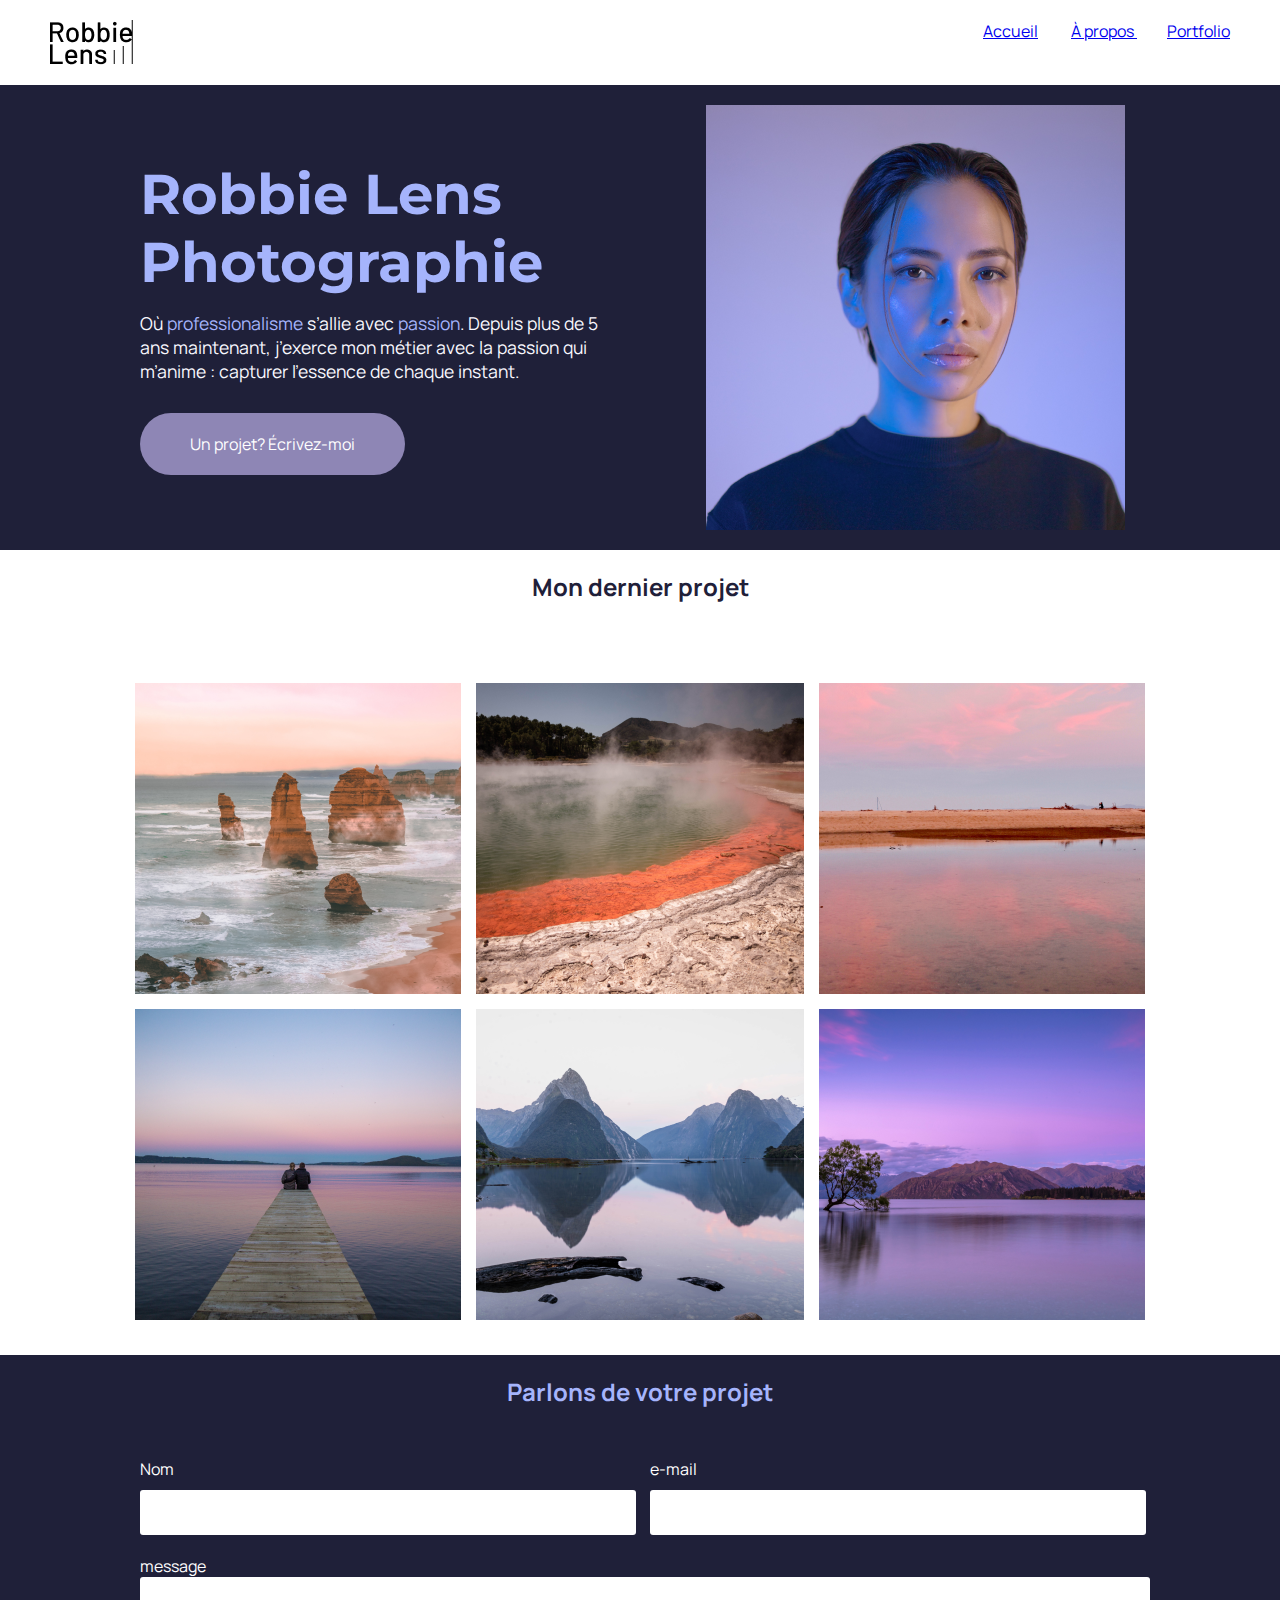
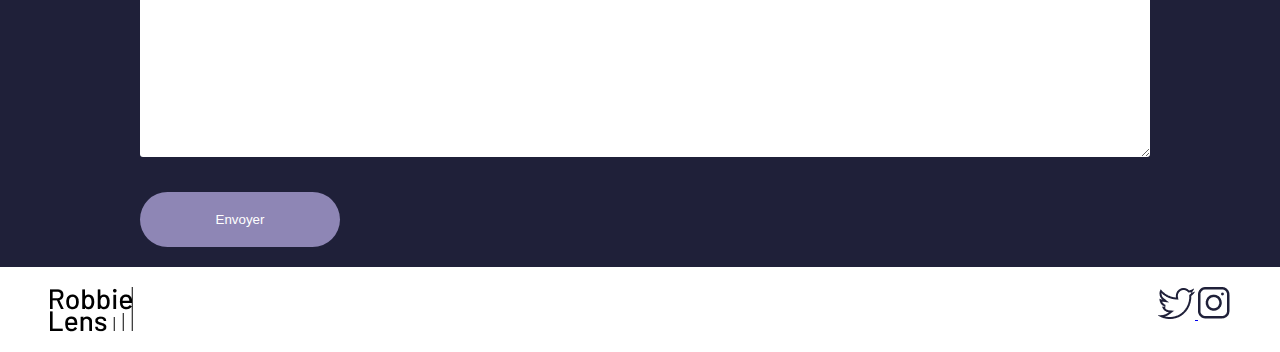
<file: Index.html>
<!DOCTYPE html>

<html lang="fr">

    <head>
        <meta charset="utf-8">
        <title>Accueil - Robbie Lens Photographie</title>
        <link href="Styles/Styles.css" rel="stylesheet">
        <link href="Styles/Index.css" rel="stylesheet">
        <link rel="preconnect" href="https://fonts.googleapis.com">
        <link rel="preconnect" href="https://fonts.gstatic.com" crossorigin>
        <link href="https://fonts.googleapis.com/css2?family=Manrope&family=Montserrat&display=swap" rel="stylesheet">
    </head>

    <body>
        <!-- En-tête de la page -->
        <header>
            <!--Liens-->
            <nav>
                <img src="Images/logo.png" title="Logo" alt="Logo de robbie-lens"/>
                <div>
                    <a href="Index.html"> Accueil</a>
                    <a href="a-propos.html"> À propos </a>
                    <a href="portfolio.html">Portfolio</a>
                </div>
            </nav>
        </header>

        <main>
            <!-- Présentation Générale de robbie-lens -->
            <section class="accueil">
                <div>
                    <h1>Robbie Lens Photographie</h1>
                        <p>Où <em>professionalisme</em> s’allie avec <em>passion</em>. Depuis plus de 5 ans maintenant, 
                        j’exerce mon métier avec la passion qui m’anime : capturer l’essence de 
                        chaque instant.
                        </p>
                    <a class="bas_page" href="#cont">
                        Un projet? Écrivez-moi
                    </a>
                </div>
                <img src="Images/robbie-lens.png" title="Robbie-lens" alt="Robbie-lens"/> <br>              
            </section>
            <!-- Présentation du dernier projet de robbie-lens -->
            <section class="projet">
                <h2>Mon dernier projet</h2>
                <div>
                    <img src="Images/Accueil/element-1.png">
                    <img src="Images/Accueil/element-2.png">
                    <img src="Images/Accueil/element-3.png">
                </div>
                <div>
                    <img src="Images/Accueil/element-4.png">
                    <img src="Images/Accueil/element-5.png">
                    <img src="Images/Accueil/element-6.png">
                </div>
            </section>

            <section id="cont" class="contact">
                <h2>Parlons de votre projet</h2>

                <form action="" method="get">
                    <div class="formulaire">
                        <div class="perso">
                            <div class="name">
                                <label for="nom">Nom</label>
                                <input type="text" name="nom" id="nom">
                            </div>
                            <div class="name">
                                <label for="email">e-mail</label>
                                <input type="email" name="email" id="email">
                            </div>
                        </div>
                        <label for="message">message</label>
                        <textarea name="message" id="message" rows="10"></textarea>
                        <input type="submit" value="Envoyer" class="bas_page">
                    </div>
                </form>
            </section>
            
        </main>
        
        <!-- Bas de page de la page -->
        <footer>
             <!--Liens-->
                <img src="Images/logo.png" title="Logo" alt="Logo de robbie-lens"/>
                <div>
                    <a href="https://twitter.com/" target="_blank"> 
                        <img src="Images/twitter.png" title="Twitter" alt="twitter"/>
                    </a>
                    <a href="https://www.instagram.com/" target="_blank">
                        <img src="Images/instagram.png" title="Instagram" alt="Instagram"/>
                    </a>
                </div>
        </footer>

    </body>
</html>
</file>
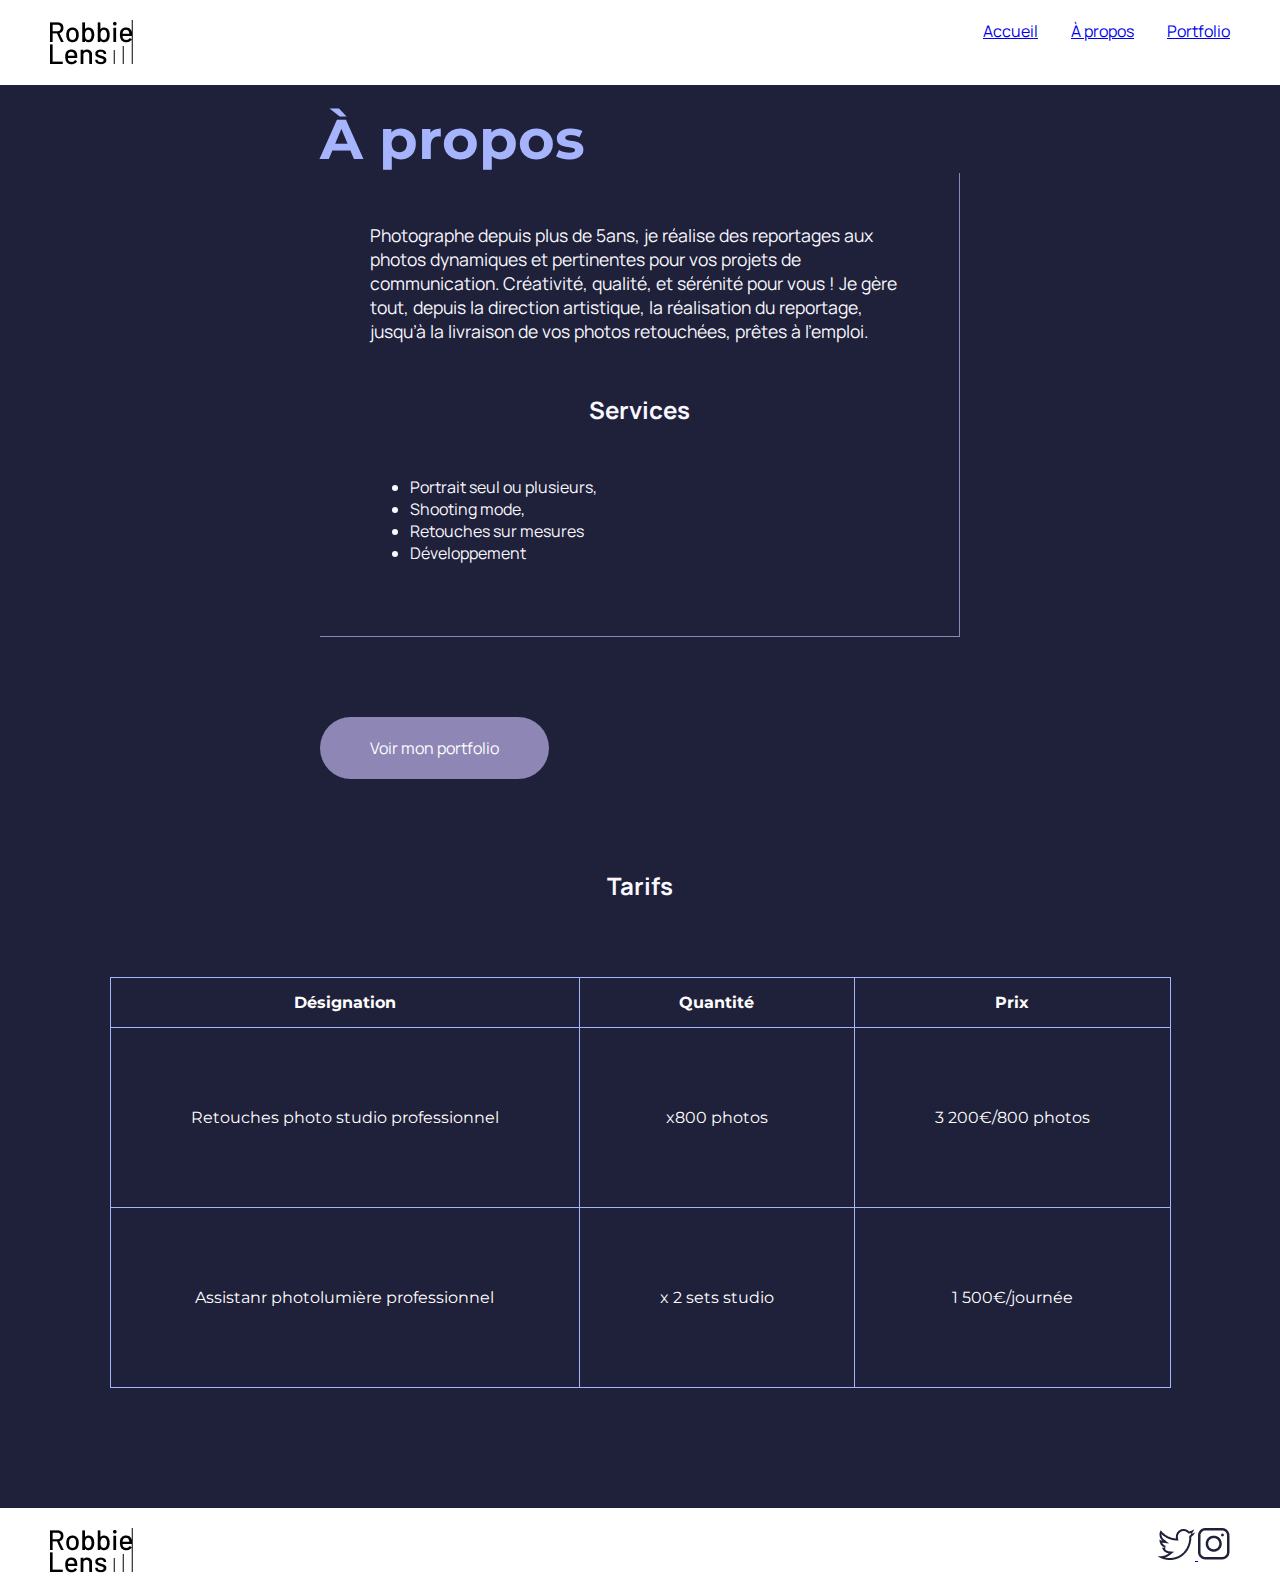
<file: a-propos.html>
<!DOCTYPE html>

<html>
    <head>
        <meta charset="utf-8">
        <title> À propos - Robbie Lens Photographie</title>
        <link href="Styles/Styles.css" rel="stylesheet">
        <link href="Styles/a-propos.css" rel="stylesheet">
        <link rel="preconnect" href="https://fonts.googleapis.com">
        <link rel="preconnect" href="https://fonts.gstatic.com" crossorigin>
        <link href="https://fonts.googleapis.com/css2?family=Manrope&family=Montserrat&display=swap" rel="stylesheet">
    </head>

    <body>
        <header>
            <!--Liens-->
            <nav>
                <img src="Images/logo.png" title="Logo" alt="Logo de robbie-lens"/>
                <div>
                    <a href="Index.html"> Accueil</a>
                    <a href="a-propos.html"> À propos</a>
                    <a href="portfolio.html">Portfolio</a>
                </div>
            </nav>
        </header>

        <main>
            <section class="a-propos-main">
                <h1> À propos </h1>
                <!--Création des bordure au niveau de "divs"-->
                    <div class="bor">
                        <p>Photographe depuis plus de 5ans, je réalise des reportages aux photos dynamiques et pertinentes pour vos projets de communication.
                         Créativité, qualité, et sérénité pour vous ! Je gère tout, depuis la direction artistique, la réalisation du reportage, jusqu’à 
                         la livraison de vos photos retouchées, prêtes à l’emploi.
                        </p>
                        <h2>Services</h2>
                            <ul>
                            <li>Portrait seul ou plusieurs,</li>
                            <li>Shooting mode,</li>
                            <li>Retouches sur mesures</li>
                            <li>Développement</li>
                        </ul> <br>
                    </div>
                    
                <a class="bas_page" href="portfolio.html">
                    Voir mon portfolio
                </a>
            </section>
            
            <!--Insertion de la grille tarifaire-->
            <section class="Tableau">
                <h2>Tarifs</h2>
                    <table>
                        <thead>
                            <tr>
                                <th>Désignation</th>
                                <th>Quantité</th>
                                <th>Prix</th>
                            </tr>
                        </thead>
                        <tbody>
                            <tr>
                                <td>Retouches photo studio professionnel</td>
                                <td>x800 photos</td>
                                <td>3 200€/800 photos </td>
                            </tr>
                            <tr>
                                <td>Assistanr photolumière professionnel</td>
                                <td>x 2 sets studio</td>
                                <td>1 500€/journée </td>
                            </tr>
                        </tbody>
                    </table>
            </section>
        </main>
        
        <!-- Bas de page de la page -->
        <footer>
            <!--Liens-->
                <img src="Images/logo.png" title="Logo" alt="Logo de robbie-lens"/>
                <div>
                    <a href="https://twitter.com/" target="_blank"> 
                        <img src="Images/twitter.png" title="Twitter" alt="twitter"/>
                    </a>
                    <a href="https://www.instagram.com/" target="_blank">
                       <img src="Images/instagram.png" title="Instagram" alt="Instagram"/>
                    </a>
                </div>
        </footer>
    </body>
</html>
</file>
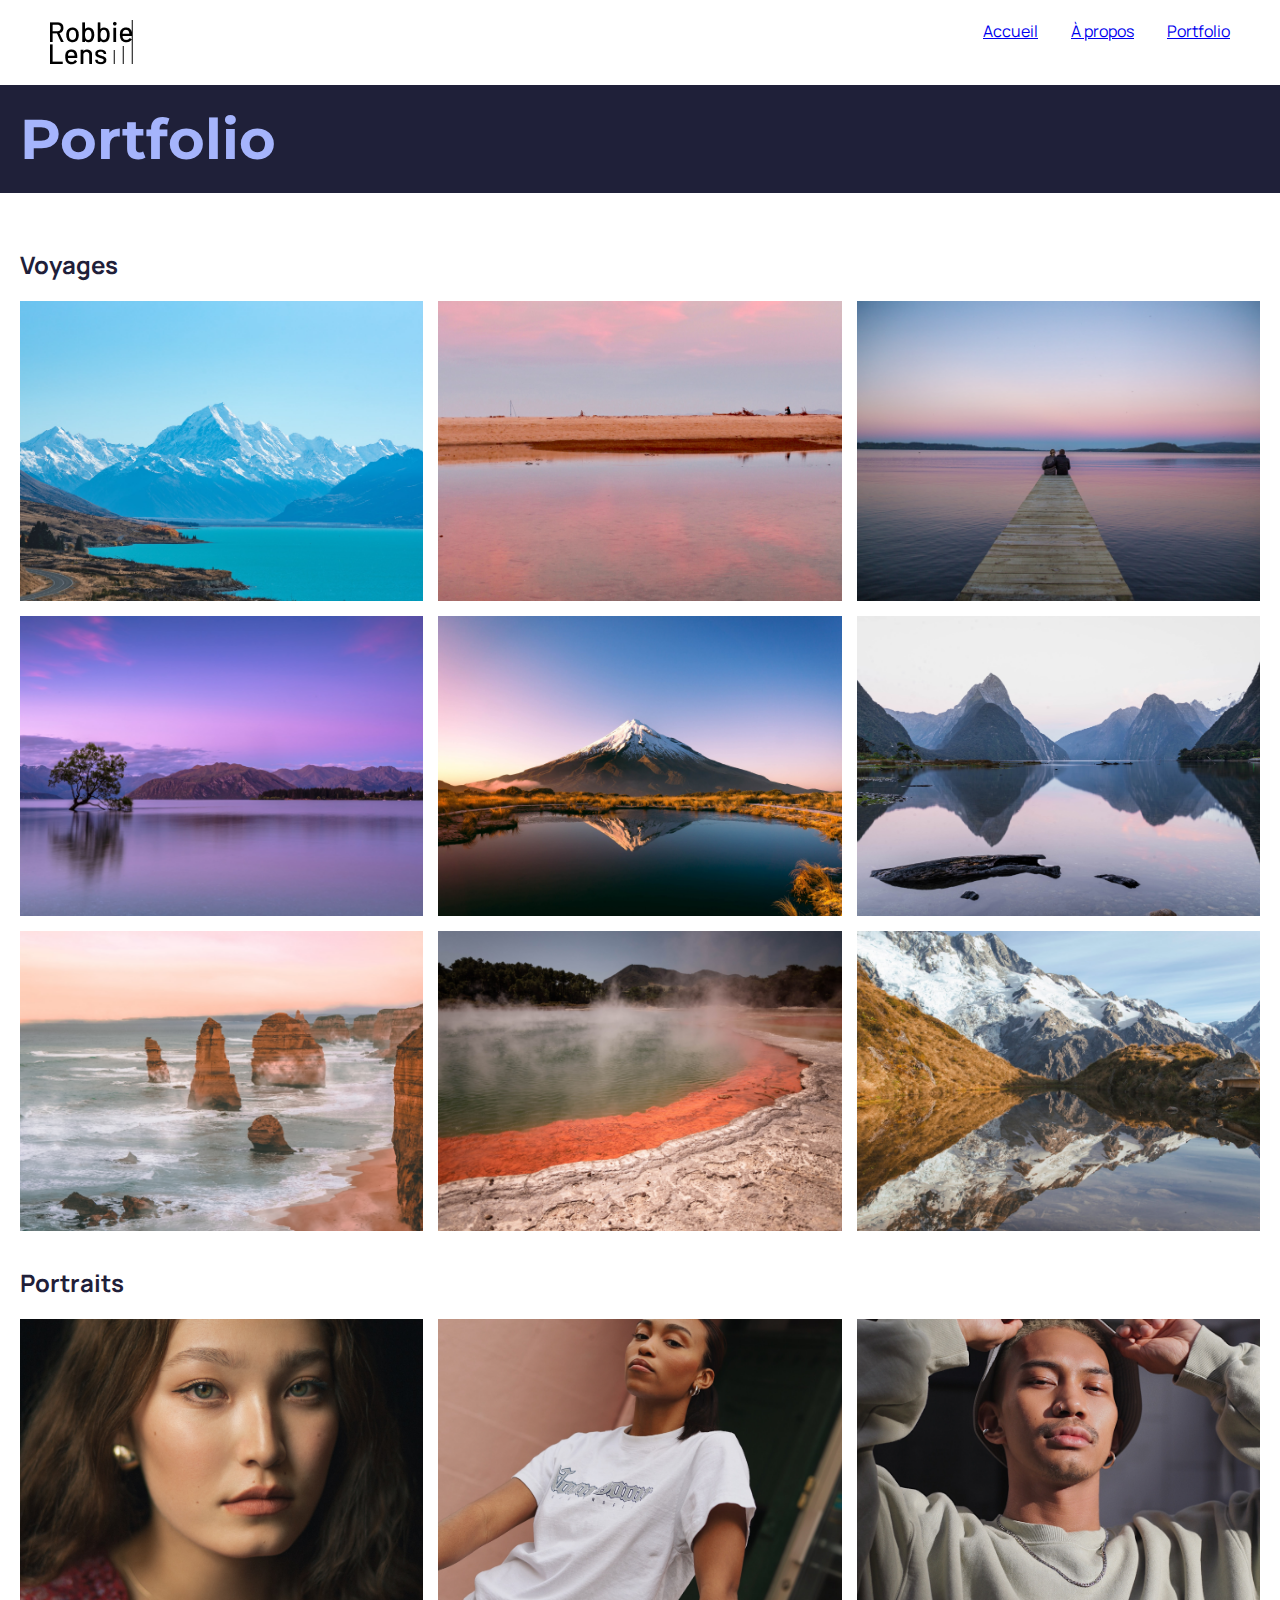
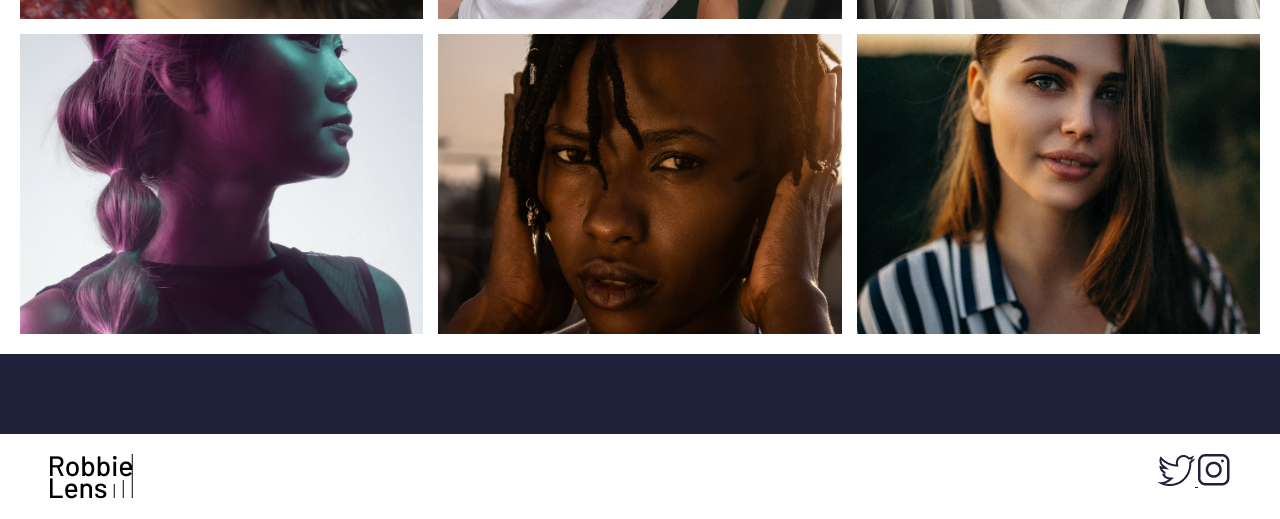
<file: portfolio.html>
<!DOCTYPE html>
<html lang="fr">

<head>
    <meta charset="utf-8" >
    <title>Portfolio - Robbie Lens Photographie</title>
    <link href="Styles/Styles.css" rel="stylesheet">
    <link href="Styles/portfolio.css" rel="stylesheet">
    <link rel="preconnect" href="https://fonts.googleapis.com">
    <link rel="preconnect" href="https://fonts.gstatic.com" crossorigin>
    <link href="https://fonts.googleapis.com/css2?family=Manrope&family=Montserrat&display=swap" rel="stylesheet">
</head>

<body>
    <header>
        <nav>
            <img src="Images/logo.png" alt="Logo Robbie Lens">
            <div>
                <a href="Index.html">Accueil</a>
                <a href="a-propos.html">À propos</a>
                <a href="portfolio.html">Portfolio</a>
            </div>
        </nav>
    </header>
    <main>
        <section>
            <h1>Portfolio</h1>
        </section>

        <!-- La section photo représente l'ensemble des images du portfolio de robbie-len -->
        <!-- la section "paysage et portrait" sont des classes précises de la structuration des paysages et portrait -->
        <section class="photo">
            <h2>Voyages</h2>
            <div class="paysage">
                <a href="Images/Portfolio/paysage1.jpg" class="lien-conteneur">
                    <img src="Images/Portfolio/paysage1.jpg" alt="paysage1">
                    <div class="photo-hover">Voir la photo</div>
                </a>
                <a href="Images/Portfolio/paysage2.jpg" class="lien-conteneur">
                    <img src="Images/Portfolio/paysage2.jpg" alt="paysage2">
                    <div class="photo-hover">Voir la photo</div>
                </a>
                <a href="Images/Portfolio/paysage3.jpg" class="lien-conteneur">
                    <img src="Images/Portfolio/paysage3.jpg" alt="paysage3">
                    <div class="photo-hover">Voir la photo</div>
                </a>
                <a href="Images/Portfolio/paysage4.jpg" class="lien-conteneur">
                    <img src="Images/Portfolio/paysage4.jpg" alt="paysage4">
                    <div class="photo-hover">Voir la photo</div>
                </a>
                <a href="Images/Portfolio/paysage5.jpg" class="lien-conteneur">
                    <img src="Images/Portfolio/paysage5.jpg" alt="paysage5">
                    <div class="photo-hover">Voir la photo</div>
                </a>
                <a href="Images/Portfolio/paysage6.jpg" class="lien-conteneur">
                    <img src="Images/Portfolio/paysage6.jpg" alt="paysage6">
                    <div class="photo-hover">Voir la photo</div>
                </a>
                <a href="Images/Portfolio/paysage7.jpg" class="lien-conteneur">
                    <img src="Images/Portfolio/paysage7.jpg" alt="paysage7">
                    <div class="photo-hover">Voir la photo</div>
                </a>
                <a href="Images/Portfolio/paysage8.jpg" class="lien-conteneur">
                    <img src="Images/Portfolio/paysage8.jpg" alt="paysage8">
                    <div class="photo-hover">Voir la photo</div>
                </a>
                <a href="Images/Portfolio/paysage9.jpg" class="lien-conteneur">
                    <img src="Images/Portfolio/paysage9.jpg" alt="paysage9">
                    <div class="photo-hover">Voir la photo</div>
                </a>
            </div>
            <h2>Portraits</h2>
            <div class="portrait">
                <a href="Images/Portfolio/portrait1.jpg" class="lien-conteneur">
                    <img src="Images/Portfolio/portrait1.jpg" alt="portrait1">
                    <div class="photo-hover">Voir la photo</div>
                </a>
                <a href="Images/Portfolio/portrait2.jpg" class="lien-conteneur">
                    <img src="Images/Portfolio/portrait2.jpg" alt="portrait2">
                    <div class="photo-hover">Voir la photo</div>
                </a>
                <a href="Images/Portfolio/portrait3.jpg" class="lien-conteneur">
                    <img src="Images/Portfolio/portrait3.jpg" alt="portrait3">
                    <div class="photo-hover">Voir la photo</div>
                </a>
                <a href="Images/Portfolio/portrait4.jpg" class="lien-conteneur">
                    <img src="Images/Portfolio/portrait4.jpg" alt="portrait4">
                    <div class="photo-hover">Voir la photo</div>
                </a>
                <a href="Images/Portfolio/portrait5.jpg" class="lien-conteneur">
                    <img src="Images/Portfolio/portrait5.jpg" alt="portrait5">
                    <div class="photo-hover">Voir la photo</div>
                </a>
                <a href="Images/Portfolio/portrait6.jpg" class="lien-conteneur">
                    <img src="Images/Portfolio/portrait6.jpg" alt="portrait6">
                    <div class="photo-hover">Voir la photo</div>
                </a>
            </div>
            <!-- "photo-hover" représente l'attitude des images -->
        </section>
    </main>
    <footer>
        <img src="Images/logo.png" alt="Logo Robbie Lens" >
        <div>
            <a target="_blank" href="https://twitter.com/">
                <img src="Images/twitter.png" alt="Logo Twitter" >
            </a>
            <a target="_blank" href="https://www.instagram.com/">
                <img src="Images/instagram.png" alt="Logo Instagram" >
            </a>
        </div>
    </footer>
</body>

</html>
</file>
<file: Styles/Styles.css>
*{
    margin: 0;
}

/* De "a" à "ul" c'est la mise en page des différents éléments des pages
*/
a :hover{
    color: black;
    font-size: 1em;
    font-family: 'Manrope', sans-serif;
    text-decoration: none, underline;
}

em {
    color: #A5B4FC;
    font-style: normal;
}

h1 {
    font-size: 3.5em;
    font-family: 'Montserrat', sans-serif;
    color: #A5B4FC;
}

p {
    font-size: 1.1em;
    font-family: 'Manrope', sans-serif;
}

ul {
    font-size: 1em;
    font-family: 'Manrope', sans-serif;
}

/* ici c'est l'allure générale de l'en-tête et du pied de page
des différentes pages
*/
header, footer{
    padding-top: 20px;
    padding-bottom: 20px;
    padding-left: 50px;
    padding-right: 50px;
    background-color: white;
    color: #242424;

}

/* modifaction de la police de la page
*/
body {
    font-family: 'Manrope', sans-serif;
    background-color: #1F2039;
}

p, li, h2 {
    color: #F9F8FF;
}

.bas_page {
    display: inline-block;
    background-color:rgb(142,134,181);
    border-radius: 50px;
    color: white;
    padding: 20px 50px;
    text-decoration: none;
}


.bas_page:hover {/*Modification de l'apparence au survol
                */
    text-decoration: none;
    background: linear-gradient(#696484, #8788ba);
}


footer div :hover{/* Modification au survol des liens images
                */
    opacity: 0.5;
}

section {
    padding: 20px;
}


/* Ici c'est la disposition des éléments de l'en-tête
et du pied de page des pages
*/
nav, footer {
    display: flex;
    flex-wrap: wrap;
    justify-content: flex-end;
    justify-content: space-between;
}

nav a {
    margin-left: 30px;
}

@media screen and (max-width: 996px) {
/*Modification de la police des titres, la dispostion des éléments de l'en-tête et du bas de page*/
    header nav {
        flex-direction: column;
        justify-content: center;
        align-items: center;
    }

    header nav img{
        margin-bottom: 15px;
    }

    header, footer{
        padding: 20px 20px;
    }

    h1, h2 {
        font-size: 2em;
        text-align: center;
    }
    
    section{
        padding: 50px 20px 50px 20px;
    }
}
</file>
<file: Styles/Index.css>
/*Accueil est utilisé pour modifier la structure de la présentation
de la présentation générale de robbie
*/
.accueil {
    display: flex;
    align-items: center;
    max-width: 1000px;
    margin: auto;
    gap: 15px;
}

.accueil h1 {
    margin-bottom: 15px;
}
  
.accueil p {
    margin-bottom: 30px;
}
  
.accueil div {
    padding-right: 80px;
  }

/*modification de la section de la présentation du dernier
projet de robbie (de ".projet" à ".projet div")
*/
.projet {
    background-color: white;
}

.projet h2 {
    color: #1F2039;
    text-align: center;
    margin-bottom: 80px;
}

.projet div {
    display: flex;
    flex-direction: row;
    justify-content: center;
    margin: 15px;
    gap: 15px;
}

.contact h2 {
    color: #a5b4fc;
    margin-bottom: 50px;
    text-align: center;
}

form {
    display: flex;
    flex-direction: column;
    max-width: 1000px;
    margin: auto;
    color: white;
}

.perso {
    display: flex;
    flex-direction: row;
    gap: 20px;
}

.name {
    flex: 1;
    display: flex;
    flex-direction: column;
    margin-bottom: 20px;
}

input, textarea {
    padding: 15px;
    border-radius: 3px;
    border: none;
    margin: auto;
}

input{
    width: 95%;
}

textarea{
width: 98%;
}

label{
    margin-bottom: 10px;
}

input[type='submit'] {
    width: 200px;
    margin: auto;
    margin-top: 30px;
}

@media screen and (max-width: 996px) {
    /*Modification de la disposition des éléments après réduction de la page
    de ".accueil" à ".projet div" Cela concerne la page d'accueil*/
        .accueil{
            flex-direction: column-reverse;
            align-items: center;
            justify-content: center;
        }
        .accueil div {
            padding-right: 0;
            text-align: center;
        }
        .accueil img{
            margin-bottom: 20px;
            width: 100%;
        }
    
        form{
            display: flex;
            flex-direction: column;
            max-width: 1000px;
        }
        form .perso {
            flex-direction: column;
        }
        .projet{
            flex-direction: column;
        }
        .projet div {
            flex-direction: column;
            justify-content: center;
        }
    }
</file>
<file: Styles/a-propos.css>
/* Mise en place des bordures sur la personalité de robbie
*/
.bor{
    border-right: solid #8E86B5 1px;
    border-bottom: solid #8E86B5 1px;
    padding: 50px;
    margin: auto;
    margin-bottom: 80px;
}

.a-propos-main {
    width: 50%;
    margin: auto;
}

h2, ul {
    margin-top: 30px;
}



/*
Mise en page de la grille tarifaire
*/
table {
    border-collapse: collapse;
    margin: auto;
    margin-top: 75px;
    margin-bottom: 100px;
    font-family: 'Montserrat', sans-serif;
    text-align: center;
    color: white;
}

h2{
    margin: 50px;
    font-family: 'Manrope', sans-serif;
    text-align: center;
}

td, th {
    border: solid 1px #A5B4FC;
    padding: 15px;
}

td {
    padding: 80px;
}

@media screen and (max-width: 996px) {
    /*La section tarif est masquée après la réduction de la taille de l'écran*/
        .Tableau{
            display: none;
        }
    }
</file>
<file: Styles/portfolio.css>
/* Structuration des éléments du portfolio de ".photo" à ".paysage"
*/
.photo {
    background-color: white;
    margin-bottom: 80px;
}

.photo h2 {
    margin-top: 35px;
    margin-bottom: 20px;
    color: #1F2039;
}

.portrait img, .paysage img{
    width: 100%;
    height: 100%;
    object-fit: cover;
}

.portrait {
    display: grid;
    grid-template-columns: 1fr 1fr 1fr;
    grid-template-rows: 300px 300px;
    gap: 15px;
}

.paysage{
    display: grid;
    grid-template-columns: 1fr 1fr 1fr;
    grid-template-rows: 300px 300px 300px;
    gap: 15px;
}

/* Effets au survol de différentes images de ".photo-hover" à
".lien-conteneur:hover .photo-hover"
*/
.photo-hover {
    position: absolute;
    top: 0;
    left: 0;
    right: 0;
    bottom: 0;
    display: flex;
    align-items: center;
    justify-content: center;
    font-size: 1.5em;
    color: white;
    background-color: rgba(0, 0, 0, 0.7);
    display: none;
}

.lien-conteneur {
    position: relative;
}

.lien-conteneur:hover .photo-hover{
    display: flex;
}

@media screen and (max-width: 996px) {
    /*Modification de la disposition des images après réduction de la taille de l'écran*/
    .paysage{
        grid-template-columns: 1fr;
        gap: 15px;
    }
    .portrait{
        grid-template-columns: 1fr;
        gap: 15px;
    }
}
</file>
